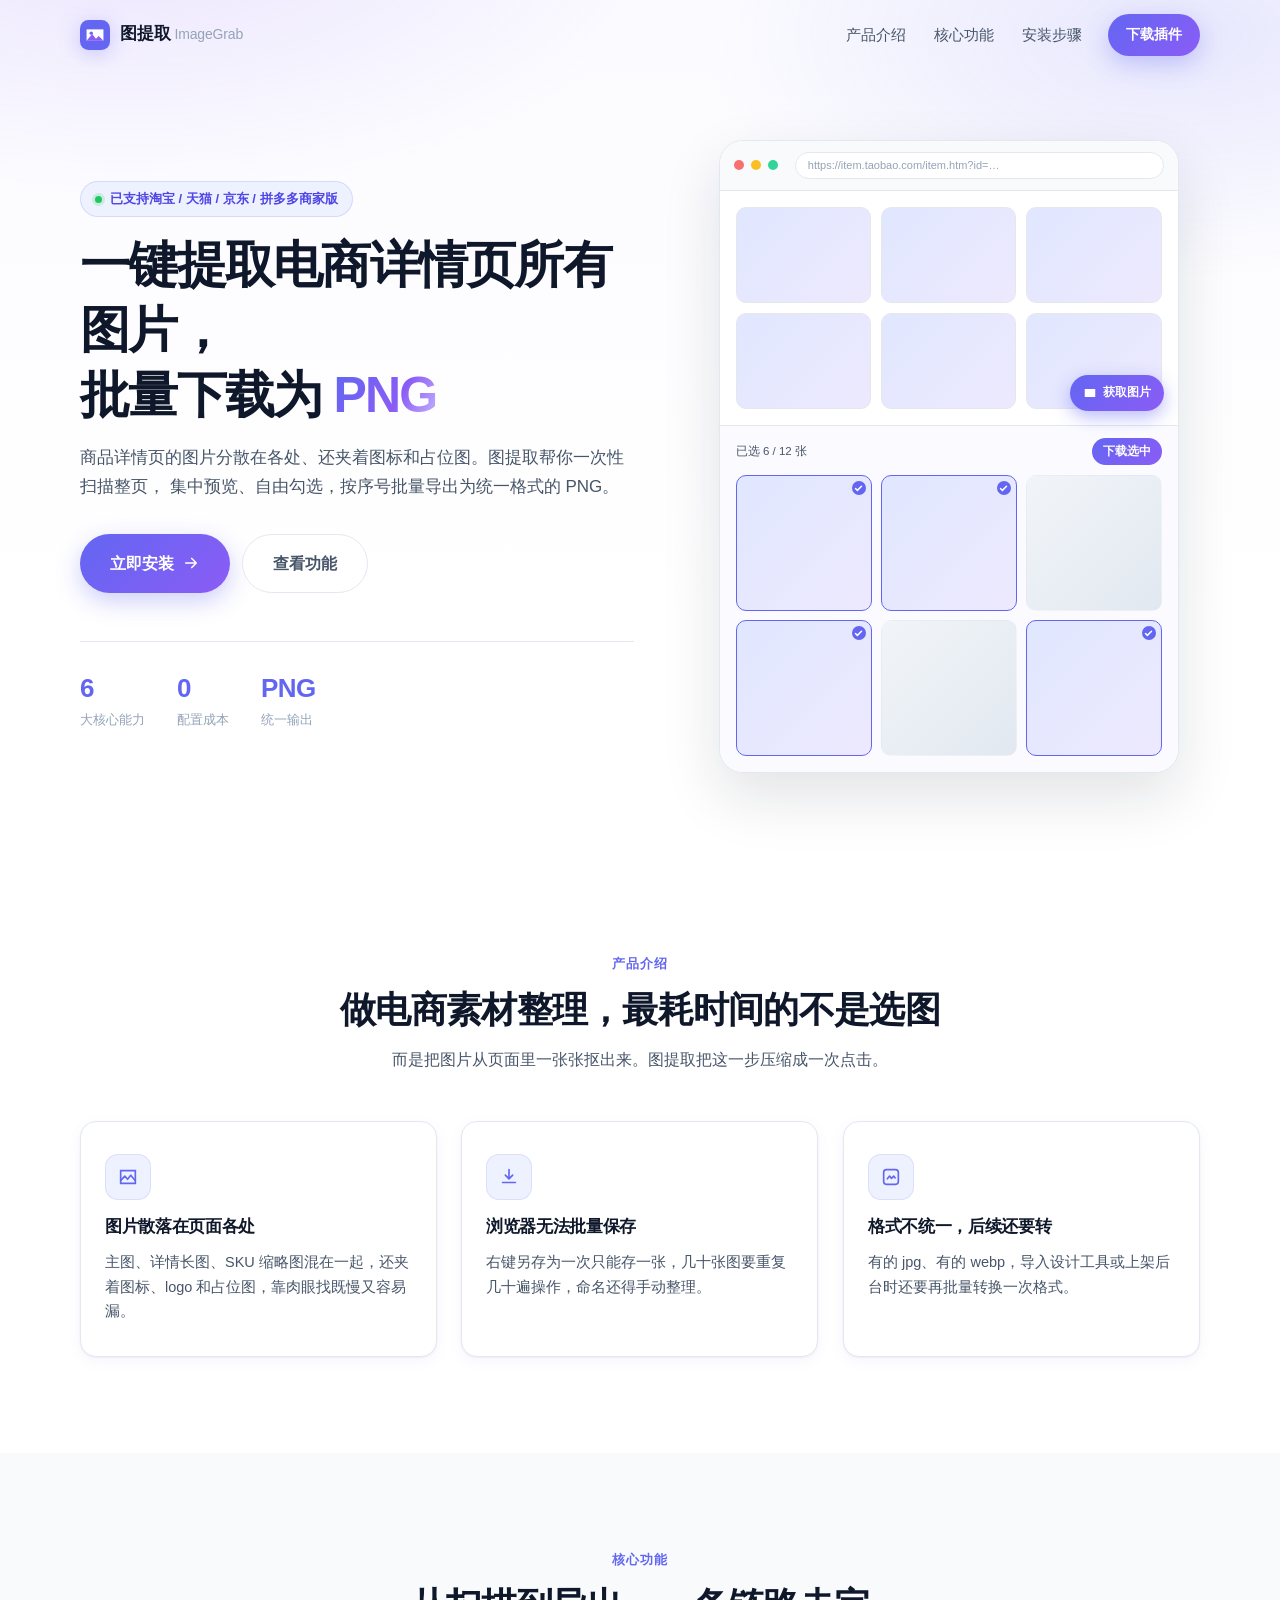
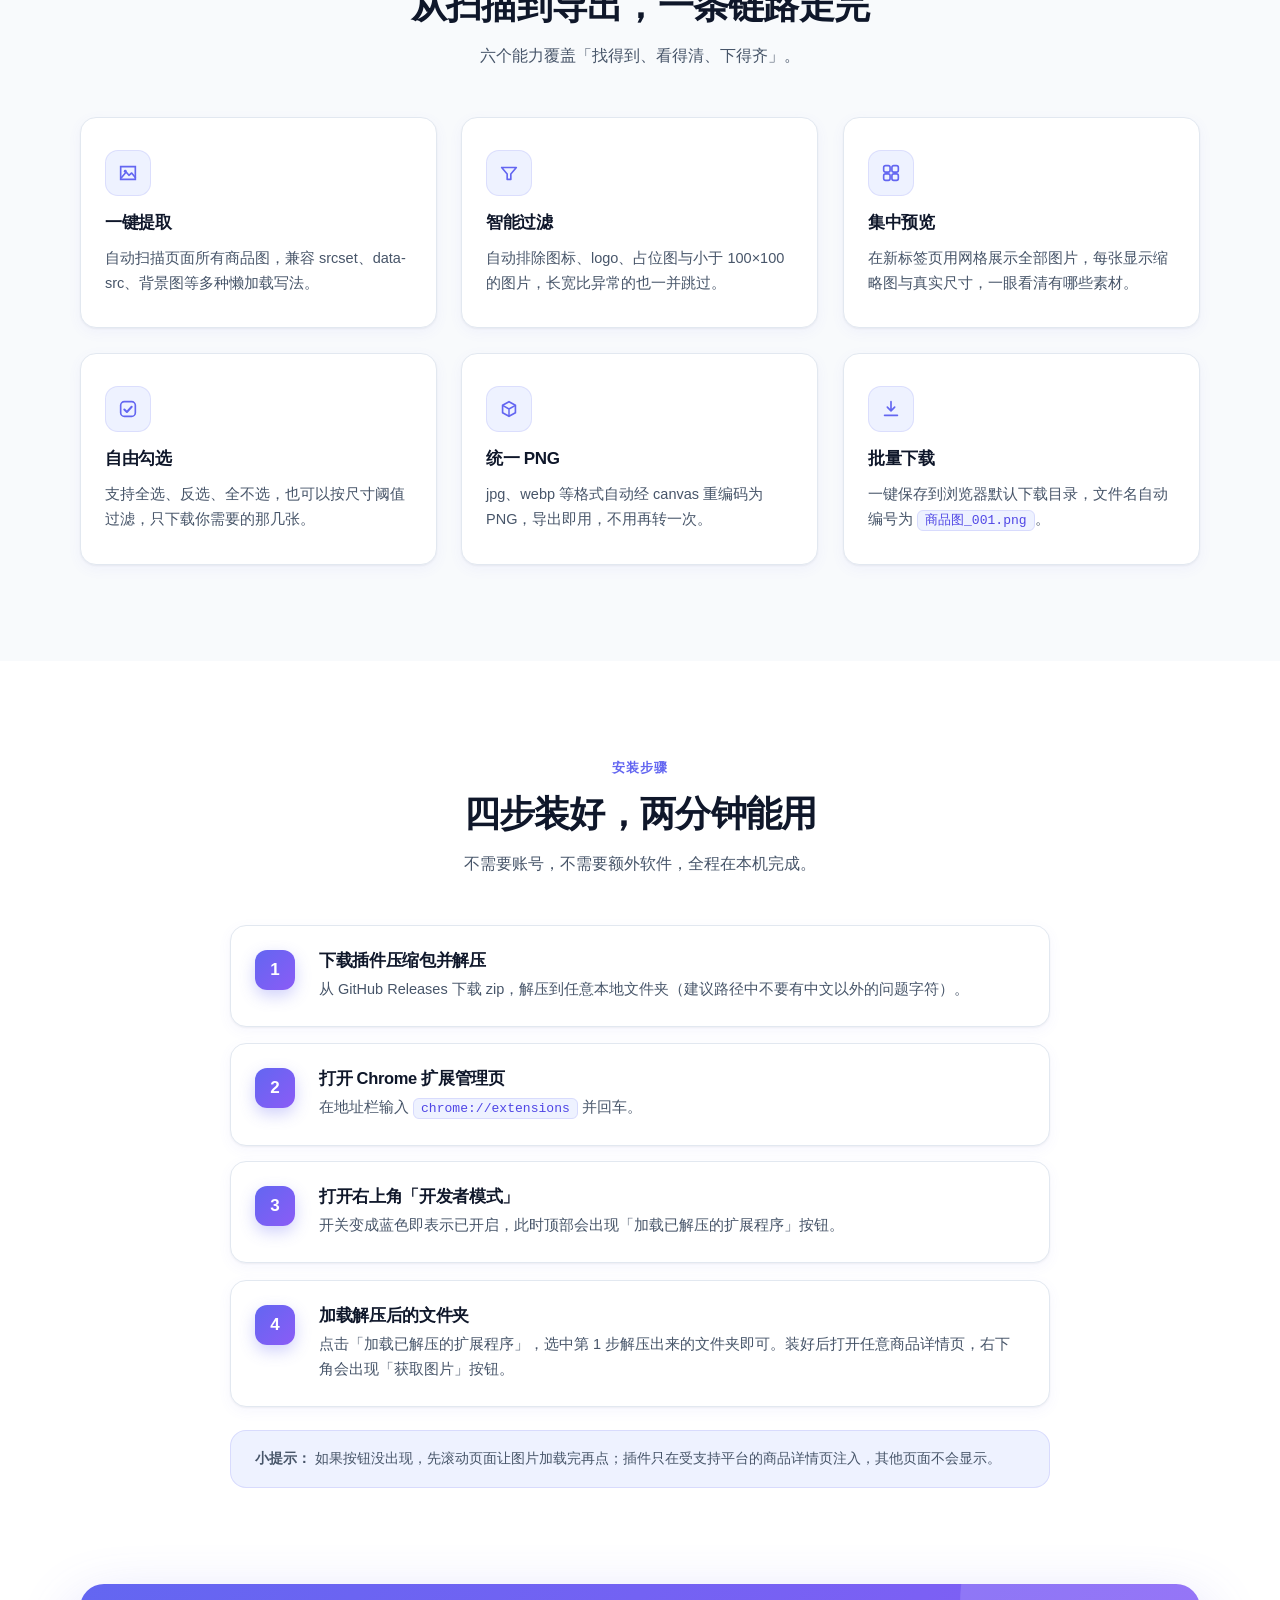
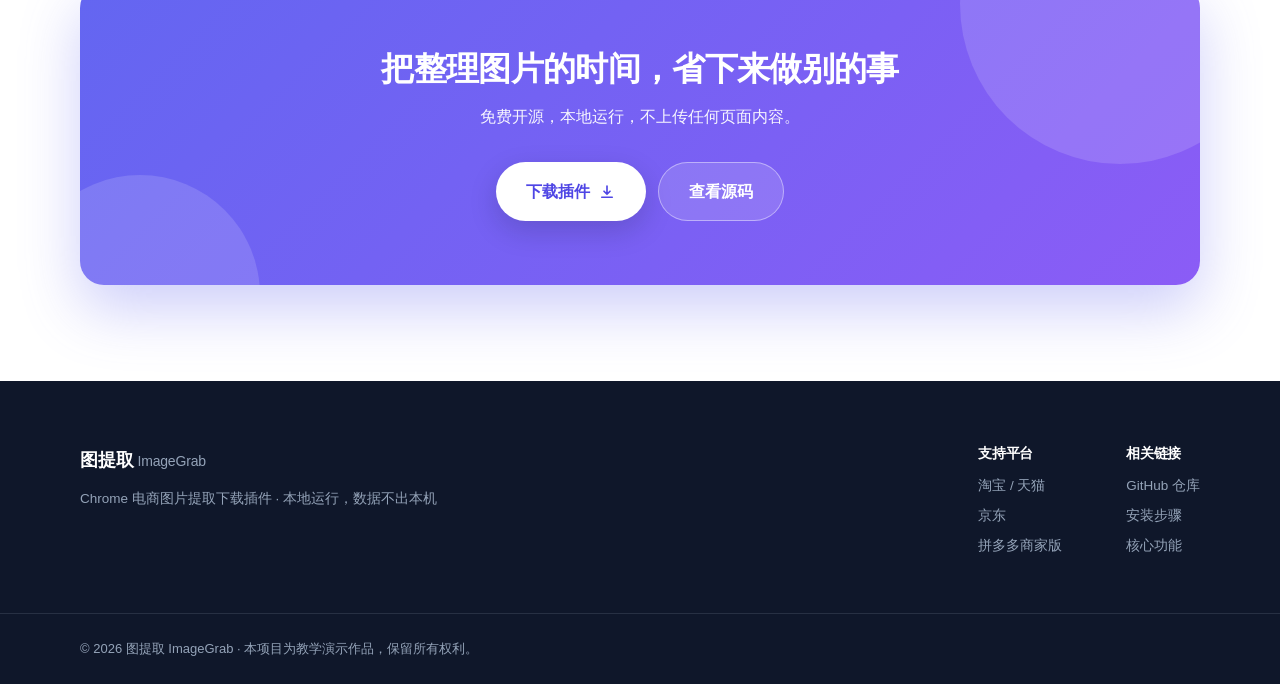
<file: docs/index.html>
<!DOCTYPE html>
<html lang="zh-CN">
<head>
  <meta charset="UTF-8">
  <meta name="viewport" content="width=device-width, initial-scale=1.0">
  <title>图提取 ImageGrab · 一键提取电商详情页所有图片</title>
  <meta name="description" content="图提取（ImageGrab）是一款 Chrome 浏览器扩展：在淘宝、京东、拼多多商家版商品详情页一键提取所有商品图，集中预览、自由勾选，批量下载为 PNG。">
  <meta name="theme-color" content="#6366f1">

  <!-- 站点图标：内联 SVG，避免外部资源 -->
  <link rel="icon" href="data:image/svg+xml,%3Csvg xmlns='http://www.w3.org/2000/svg' viewBox='0 0 32 32'%3E%3Crect width='32' height='32' rx='8' fill='%236366f1'/%3E%3Cpath d='M7 10h18v12H7z' fill='%23fff'/%3E%3Cpath d='M7 22l6-7 4 5 3-3 5 5z' fill='%238b5cf6'/%3E%3Ccircle cx='12' cy='14' r='1.8' fill='%236366f1'/%3E%3C/svg%3E">
  <link rel="stylesheet" href="css/style.css">
</head>
<body>

<!-- ============================================================
     顶部导航栏：左侧 Logo，右侧锚点导航，移动端折叠为汉堡菜单
     ============================================================ -->
<header class="navbar" id="navbar">
  <div class="container navbar-inner">
    <a class="logo" href="#top" aria-label="图提取 ImageGrab 首页">
      <!-- Logo 使用内联 SVG，不依赖任何外部图片 -->
      <span class="logo-mark" aria-hidden="true">
        <svg viewBox="0 0 32 32" width="30" height="30">
          <rect width="32" height="32" rx="9" fill="url(#lg)"/>
          <path d="M7 10h18v12H7z" fill="#fff"/>
          <path d="M7 22l6-7 4 5 3-3 5 5z" fill="#8b5cf6"/>
          <circle cx="12" cy="14" r="1.8" fill="#6366f1"/>
          <defs>
            <linearGradient id="lg" x1="0" y1="0" x2="32" y2="32">
              <stop offset="0" stop-color="#6366f1"/>
              <stop offset="1" stop-color="#8b5cf6"/>
            </linearGradient>
          </defs>
        </svg>
      </span>
      <span class="logo-text">图提取<em>ImageGrab</em></span>
    </a>

    <nav class="nav-links" id="nav-links" aria-label="主导航">
      <a href="#intro" class="nav-link">产品介绍</a>
      <a href="#features" class="nav-link">核心功能</a>
      <a href="#install" class="nav-link">安装步骤</a>
      <a href="#download" class="btn btn-primary btn-sm">下载插件</a>
    </nav>

    <button class="nav-toggle" id="nav-toggle" type="button"
            aria-label="打开菜单" aria-expanded="false" aria-controls="nav-links">
      <span></span><span></span><span></span>
    </button>
  </div>
</header>

<main id="top">

  <!-- ============================================================
       Hero 首屏：主标题 + 副标题 + 两个按钮 + 纯 CSS/SVG 界面示意
       ============================================================ -->
  <section class="hero">
    <div class="container hero-inner">
      <div class="hero-copy reveal">
        <p class="hero-badge">
          <span class="dot" aria-hidden="true"></span>
          已支持淘宝 / 天猫 / 京东 / 拼多多商家版
        </p>
        <h1 class="hero-title">
          一键提取电商详情页所有图片，<br>
          批量下载为 <span class="grad">PNG</span>
        </h1>
        <p class="hero-sub">
          商品详情页的图片分散在各处、还夹着图标和占位图。图提取帮你一次性扫描整页，
          集中预览、自由勾选，按序号批量导出为统一格式的 PNG。
        </p>
        <div class="hero-actions">
          <a href="#download" class="btn btn-primary btn-lg">
            立即安装
            <svg viewBox="0 0 24 24" width="18" height="18" aria-hidden="true">
              <path d="M5 12h13M13 6l6 6-6 6" fill="none" stroke="currentColor" stroke-width="2.2" stroke-linecap="round" stroke-linejoin="round"/>
            </svg>
          </a>
          <a href="#features" class="btn btn-ghost btn-lg">查看功能</a>
        </div>

        <ul class="hero-stats">
          <li><strong>6</strong><span>大核心能力</span></li>
          <li><strong>0</strong><span>配置成本</span></li>
          <li><strong>PNG</strong><span>统一输出</span></li>
        </ul>
      </div>

      <!-- 插件界面示意：全部用 HTML + CSS 绘制，不使用任何外部图片 -->
      <div class="hero-visual reveal">
        <div class="mock">
          <div class="mock-bar">
            <span class="mock-dot" style="--c:#f87171"></span>
            <span class="mock-dot" style="--c:#fbbf24"></span>
            <span class="mock-dot" style="--c:#34d399"></span>
            <span class="mock-url">https://item.taobao.com/item.htm?id=…</span>
          </div>

          <div class="mock-body">
            <!-- 页面里的商品图占位 -->
            <div class="mock-goods">
              <span class="mock-thumb"></span>
              <span class="mock-thumb"></span>
              <span class="mock-thumb"></span>
              <span class="mock-thumb"></span>
              <span class="mock-thumb"></span>
              <span class="mock-thumb"></span>
            </div>

            <!-- 右下角悬浮按钮示意 -->
            <div class="mock-float-btn">
              <svg viewBox="0 0 24 24" width="14" height="14" aria-hidden="true">
                <path d="M4 5h16a1 1 0 0 1 1 1v12a1 1 0 0 1-1 1H4a1 1 0 0 1-1-1V6a1 1 0 0 1 1-1Z" fill="currentColor"/>
              </svg>
              获取图片
            </div>
          </div>

          <!-- 画廊示意 -->
          <div class="mock-gallery">
            <div class="mock-gallery-head">
              <span>已选 6 / 12 张</span>
              <span class="mock-download">下载选中</span>
            </div>
            <div class="mock-grid">
              <span class="mock-cell is-on"></span>
              <span class="mock-cell is-on"></span>
              <span class="mock-cell"></span>
              <span class="mock-cell is-on"></span>
              <span class="mock-cell"></span>
              <span class="mock-cell is-on"></span>
            </div>
          </div>
        </div>
      </div>
    </div>
  </section>

  <!-- ============================================================
       产品介绍区
       ============================================================ -->
  <section class="section" id="intro">
    <div class="container">
      <header class="section-head reveal">
        <p class="section-eyebrow">产品介绍</p>
        <h2 class="section-title">做电商素材整理，最耗时间的不是选图</h2>
        <p class="section-lead">
          而是把图片从页面里一张张抠出来。图提取把这一步压缩成一次点击。
        </p>
      </header>

      <div class="cards-3">
        <article class="card reveal">
          <span class="card-icon" aria-hidden="true">
            <svg viewBox="0 0 24 24" width="22" height="22"><path d="M4 5h16v14H4z" fill="none" stroke="currentColor" stroke-width="1.8"/><path d="M4 16l4.5-5 3 3.5L15 10l5 6" fill="none" stroke="currentColor" stroke-width="1.8" stroke-linecap="round" stroke-linejoin="round"/></svg>
          </span>
          <h3>图片散落在页面各处</h3>
          <p>主图、详情长图、SKU 缩略图混在一起，还夹着图标、logo 和占位图，靠肉眼找既慢又容易漏。</p>
        </article>

        <article class="card reveal">
          <span class="card-icon" aria-hidden="true">
            <svg viewBox="0 0 24 24" width="22" height="22"><path d="M12 4v10m0 0l-4-4m4 4l4-4" fill="none" stroke="currentColor" stroke-width="1.8" stroke-linecap="round" stroke-linejoin="round"/><path d="M5 18h14" fill="none" stroke="currentColor" stroke-width="1.8" stroke-linecap="round"/></svg>
          </span>
          <h3>浏览器无法批量保存</h3>
          <p>右键另存为一次只能存一张，几十张图要重复几十遍操作，命名还得手动整理。</p>
        </article>

        <article class="card reveal">
          <span class="card-icon" aria-hidden="true">
            <svg viewBox="0 0 24 24" width="22" height="22"><rect x="4" y="4" width="16" height="16" rx="3" fill="none" stroke="currentColor" stroke-width="1.8"/><path d="M8 14l2.5-3 2 2.5L15 11l1.5 2" fill="none" stroke="currentColor" stroke-width="1.8" stroke-linecap="round" stroke-linejoin="round"/></svg>
          </span>
          <h3>格式不统一，后续还要转</h3>
          <p>有的 jpg、有的 webp，导入设计工具或上架后台时还要再批量转换一次格式。</p>
        </article>
      </div>
    </div>
  </section>

  <!-- ============================================================
       核心功能展示区（6 张卡片）
       ============================================================ -->
  <section class="section section-alt" id="features">
    <div class="container">
      <header class="section-head reveal">
        <p class="section-eyebrow">核心功能</p>
        <h2 class="section-title">从扫描到导出，一条链路走完</h2>
        <p class="section-lead">六个能力覆盖「找得到、看得清、下得齐」。</p>
      </header>

      <div class="cards-3 feature-grid">
        <article class="card feature reveal">
          <span class="card-icon" aria-hidden="true">
            <svg viewBox="0 0 24 24" width="22" height="22"><path d="M4 5h16v14H4z" fill="none" stroke="currentColor" stroke-width="1.8"/><circle cx="9" cy="10" r="1.6" fill="currentColor"/><path d="M5 17l5-6 3 3.5L16 12l4 5" fill="none" stroke="currentColor" stroke-width="1.8" stroke-linecap="round" stroke-linejoin="round"/></svg>
          </span>
          <h3>一键提取</h3>
          <p>自动扫描页面所有商品图，兼容 srcset、data-src、背景图等多种懒加载写法。</p>
        </article>

        <article class="card feature reveal">
          <span class="card-icon" aria-hidden="true">
            <svg viewBox="0 0 24 24" width="22" height="22"><path d="M4 6h16l-6 7v6l-4 0v-6z" fill="none" stroke="currentColor" stroke-width="1.8" stroke-linejoin="round"/></svg>
          </span>
          <h3>智能过滤</h3>
          <p>自动排除图标、logo、占位图与小于 100×100 的图片，长宽比异常的也一并跳过。</p>
        </article>

        <article class="card feature reveal">
          <span class="card-icon" aria-hidden="true">
            <svg viewBox="0 0 24 24" width="22" height="22"><rect x="4" y="4" width="7" height="7" rx="2" fill="none" stroke="currentColor" stroke-width="1.8"/><rect x="13" y="4" width="7" height="7" rx="2" fill="none" stroke="currentColor" stroke-width="1.8"/><rect x="4" y="13" width="7" height="7" rx="2" fill="none" stroke="currentColor" stroke-width="1.8"/><rect x="13" y="13" width="7" height="7" rx="2" fill="none" stroke="currentColor" stroke-width="1.8"/></svg>
          </span>
          <h3>集中预览</h3>
          <p>在新标签页用网格展示全部图片，每张显示缩略图与真实尺寸，一眼看清有哪些素材。</p>
        </article>

        <article class="card feature reveal">
          <span class="card-icon" aria-hidden="true">
            <svg viewBox="0 0 24 24" width="22" height="22"><rect x="4" y="4" width="16" height="16" rx="4" fill="none" stroke="currentColor" stroke-width="1.8"/><path d="M8 12.5l2.8 2.8L16 9.5" fill="none" stroke="currentColor" stroke-width="2.2" stroke-linecap="round" stroke-linejoin="round"/></svg>
          </span>
          <h3>自由勾选</h3>
          <p>支持全选、反选、全不选，也可以按尺寸阈值过滤，只下载你需要的那几张。</p>
        </article>

        <article class="card feature reveal">
          <span class="card-icon" aria-hidden="true">
            <svg viewBox="0 0 24 24" width="22" height="22"><path d="M12 4l7 4v8l-7 4-7-4V8z" fill="none" stroke="currentColor" stroke-width="1.8" stroke-linejoin="round"/><path d="M12 12l7-4M12 12v8M12 12L5 8" fill="none" stroke="currentColor" stroke-width="1.6"/></svg>
          </span>
          <h3>统一 PNG</h3>
          <p>jpg、webp 等格式自动经 canvas 重编码为 PNG，导出即用，不用再转一次。</p>
        </article>

        <article class="card feature reveal">
          <span class="card-icon" aria-hidden="true">
            <svg viewBox="0 0 24 24" width="22" height="22"><path d="M12 4v10m0 0l-4-4m4 4l4-4" fill="none" stroke="currentColor" stroke-width="1.8" stroke-linecap="round" stroke-linejoin="round"/><path d="M5 19h14" fill="none" stroke="currentColor" stroke-width="1.8" stroke-linecap="round"/></svg>
          </span>
          <h3>批量下载</h3>
          <p>一键保存到浏览器默认下载目录，文件名自动编号为 <code>商品图_001.png</code>。</p>
        </article>
      </div>
    </div>
  </section>

  <!-- ============================================================
       安装步骤说明区（4 步时间线）
       ============================================================ -->
  <section class="section" id="install">
    <div class="container">
      <header class="section-head reveal">
        <p class="section-eyebrow">安装步骤</p>
        <h2 class="section-title">四步装好，两分钟能用</h2>
        <p class="section-lead">不需要账号，不需要额外软件，全程在本机完成。</p>
      </header>

      <ol class="steps">
        <li class="step reveal">
          <span class="step-no">1</span>
          <div class="step-body">
            <h3>下载插件压缩包并解压</h3>
            <p>从 GitHub Releases 下载 zip，解压到任意本地文件夹（建议路径中不要有中文以外的问题字符）。</p>
          </div>
        </li>

        <li class="step reveal">
          <span class="step-no">2</span>
          <div class="step-body">
            <h3>打开 Chrome 扩展管理页</h3>
            <p>在地址栏输入 <code>chrome://extensions</code> 并回车。</p>
          </div>
        </li>

        <li class="step reveal">
          <span class="step-no">3</span>
          <div class="step-body">
            <h3>打开右上角「开发者模式」</h3>
            <p>开关变成蓝色即表示已开启，此时顶部会出现「加载已解压的扩展程序」按钮。</p>
          </div>
        </li>

        <li class="step reveal">
          <span class="step-no">4</span>
          <div class="step-body">
            <h3>加载解压后的文件夹</h3>
            <p>点击「加载已解压的扩展程序」，选中第 1 步解压出来的文件夹即可。装好后打开任意商品详情页，右下角会出现「获取图片」按钮。</p>
          </div>
        </li>
      </ol>

      <div class="steps-note reveal">
        <strong>小提示：</strong>
        如果按钮没出现，先滚动页面让图片加载完再点；插件只在受支持平台的商品详情页注入，其他页面不会显示。
      </div>
    </div>
  </section>

  <!-- ============================================================
       底部 CTA
       ============================================================ -->
  <section class="cta-section" id="download">
    <div class="container">
      <div class="cta-card reveal">
        <h2>把整理图片的时间，省下来做别的事</h2>
        <p>免费开源，本地运行，不上传任何页面内容。</p>
        <div class="cta-actions">
          <a class="btn btn-primary btn-lg" id="download-btn"
             href="https://github.com/GUO-xiaoyang/imagegrab" target="_blank" rel="noopener">
            下载插件
            <svg viewBox="0 0 24 24" width="18" height="18" aria-hidden="true">
              <path d="M12 4v11m0 0l-4-4m4 4l4-4M5 19h14" fill="none" stroke="currentColor" stroke-width="2.2" stroke-linecap="round" stroke-linejoin="round"/>
            </svg>
          </a>
          <a class="btn btn-ghost btn-lg" id="repo-btn"
             href="https://github.com/GUO-xiaoyang/imagegrab" target="_blank" rel="noopener">
            查看源码
          </a>
        </div>
      </div>
    </div>
  </section>

</main>

<!-- ============================================================
     Footer
     ============================================================ -->
<footer class="footer">
  <div class="container footer-inner">
    <div class="footer-brand">
      <span class="logo-text">图提取<em>ImageGrab</em></span>
      <p>Chrome 电商图片提取下载插件 · 本地运行，数据不出本机</p>
    </div>

    <div class="footer-cols">
      <div>
        <h4>支持平台</h4>
        <ul>
          <li>淘宝 / 天猫</li>
          <li>京东</li>
          <li>拼多多商家版</li>
        </ul>
      </div>
      <div>
        <h4>相关链接</h4>
        <ul>
          <li><a id="footer-repo" href="https://github.com/GUO-xiaoyang/imagegrab" target="_blank" rel="noopener">GitHub 仓库</a></li>
          <li><a href="#install">安装步骤</a></li>
          <li><a href="#features">核心功能</a></li>
        </ul>
      </div>
    </div>
  </div>

  <div class="footer-bottom">
    <div class="container">
      <p>© <span id="year">2026</span> 图提取 ImageGrab · 本项目为教学演示作品，保留所有权利。</p>
    </div>
  </div>
</footer>

<script src="js/main.js"></script>
</body>
</html>
</file>
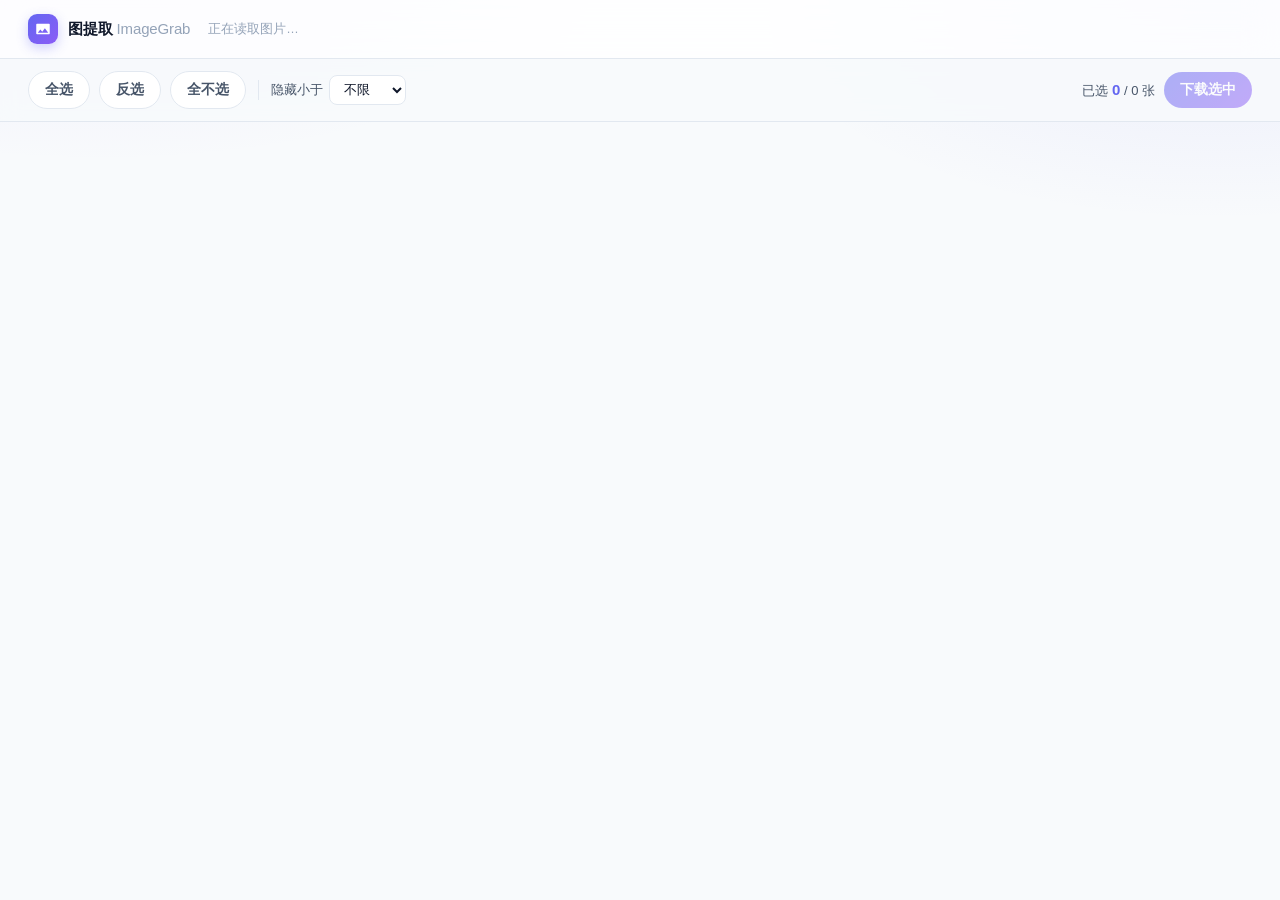
<file: gallery.html>
<!DOCTYPE html>
<html lang="zh-CN">
<head>
  <meta charset="UTF-8">
  <meta name="viewport" content="width=device-width, initial-scale=1.0">
  <title>图提取 · 图片画廊</title>
  <link rel="stylesheet" href="gallery.css">
</head>
<body>
  <!-- ============ 顶部栏 ============ -->
  <header class="app-header">
    <div class="brand">
      <span class="brand-mark" aria-hidden="true">
        <svg viewBox="0 0 24 24" width="18" height="18">
          <path d="M4 5h16a1 1 0 0 1 1 1v12a1 1 0 0 1-1 1H4a1 1 0 0 1-1-1V6a1 1 0 0 1 1-1Zm1 12h14l-4.5-6-3.5 4.5-2.5-3L5 17Z" fill="currentColor"/>
          <circle cx="8.5" cy="9" r="1.6" fill="currentColor"/>
        </svg>
      </span>
      <span class="brand-text">图提取 <em>ImageGrab</em></span>
    </div>
    <p class="page-info" id="page-info">正在读取图片…</p>
  </header>

  <!-- ============ 工具栏 ============ -->
  <section class="toolbar" id="toolbar" hidden>
    <div class="toolbar-left">
      <button type="button" class="btn btn-ghost" id="btn-all">全选</button>
      <button type="button" class="btn btn-ghost" id="btn-invert">反选</button>
      <button type="button" class="btn btn-ghost" id="btn-none">全不选</button>
      <span class="divider" aria-hidden="true"></span>
      <label class="min-size">
        隐藏小于
        <select id="min-size">
          <option value="0">不限</option>
          <option value="200">200px</option>
          <option value="400">400px</option>
          <option value="600">600px</option>
          <option value="800">800px</option>
        </select>
      </label>
    </div>
    <div class="toolbar-right">
      <span class="count" id="count">已选 <strong>0</strong> / 0 张</span>
      <button type="button" class="btn btn-primary" id="btn-download" disabled>
        下载选中
      </button>
    </div>
  </section>

  <!-- ============ 下载进度 ============ -->
  <section class="progress" id="progress" hidden>
    <div class="progress-bar"><span id="progress-fill"></span></div>
    <p class="progress-text" id="progress-text">准备中…</p>
  </section>

  <!-- ============ 空状态 ============ -->
  <section class="empty" id="empty" hidden>
    <div class="empty-icon" aria-hidden="true">
      <svg viewBox="0 0 24 24" width="48" height="48">
        <path d="M4 5h16a1 1 0 0 1 1 1v12a1 1 0 0 1-1 1H4a1 1 0 0 1-1-1V6a1 1 0 0 1 1-1Zm1 12h14l-4.5-6-3.5 4.5-2.5-3L5 17Z" fill="currentColor"/>
        <circle cx="8.5" cy="9" r="1.6" fill="currentColor"/>
      </svg>
    </div>
    <h2>还没有提取到图片</h2>
    <p>请回到电商商品详情页，点击右下角的「获取图片」按钮。</p>
  </section>

  <!-- ============ 图片网格 ============ -->
  <main class="grid" id="grid" aria-live="polite"></main>

  <!-- ============ 轻提示 ============ -->
  <div class="toast" id="toast" role="status"></div>

  <script src="gallery.js"></script>
</body>
</html>
</file>
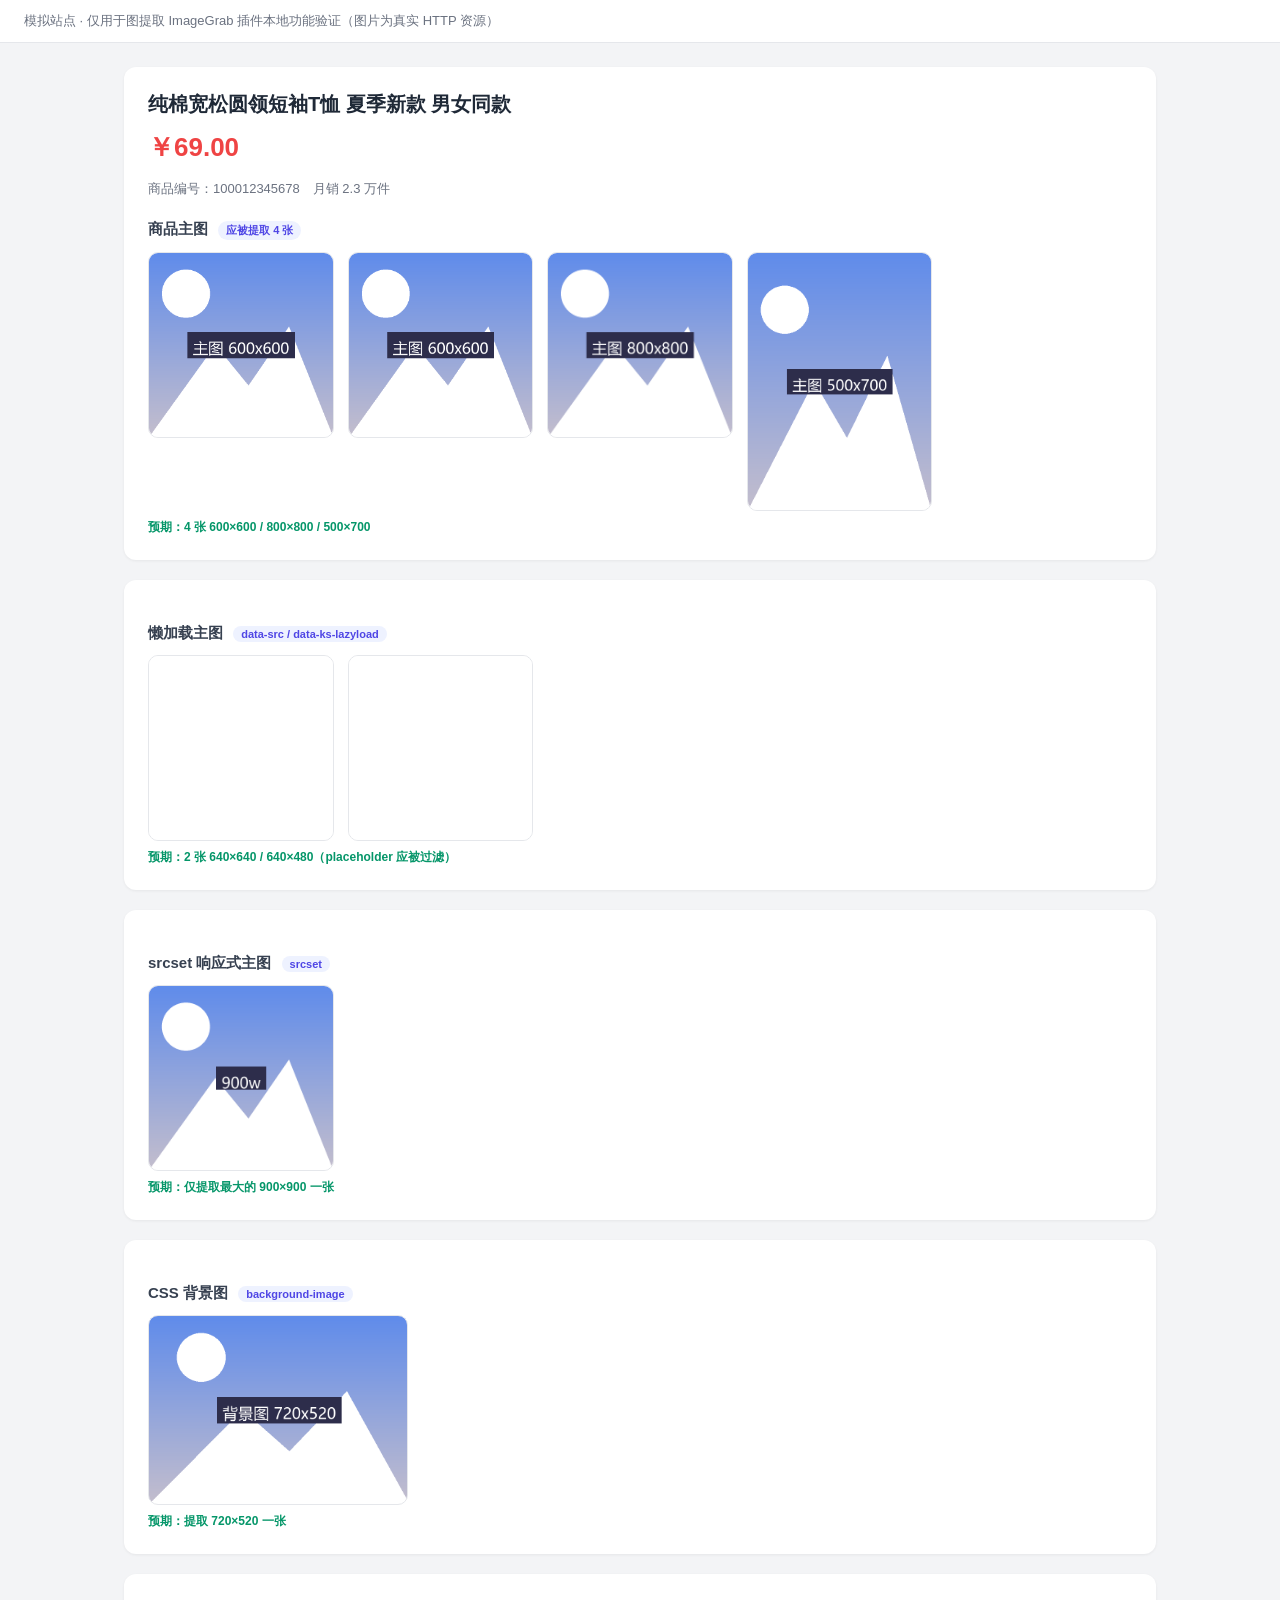
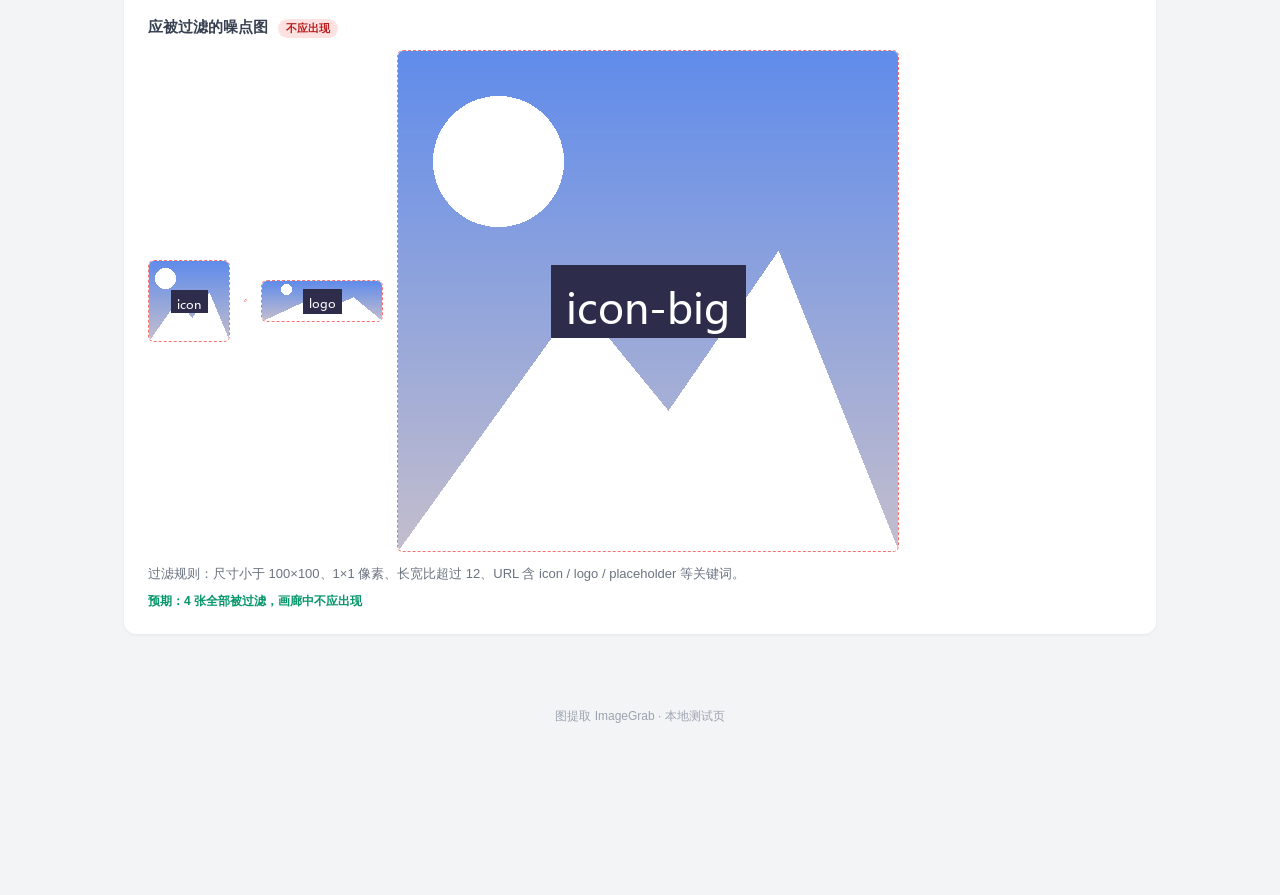
<file: tests/mock-detail.html>
<!DOCTYPE html>
<html lang="zh-CN">
<head>
  <meta charset="UTF-8">
  <meta name="viewport" content="width=device-width, initial-scale=1.0">
  <title>【测试页】图提取插件本地验证 - 模拟商品详情页</title>
  <style>
    * { box-sizing: border-box; margin: 0; padding: 0; }
    body {
      font-family: -apple-system, "PingFang SC", "Microsoft YaHei", sans-serif;
      color: #1f2937;
      background: #f3f4f6;
      padding-bottom: 140px;
    }
    .top-bar { background: #fff; border-bottom: 1px solid #e5e7eb; padding: 12px 24px; font-size: 13px; color: #6b7280; }
    .wrap { max-width: 1080px; margin: 0 auto; padding: 24px; }
    .card { background: #fff; border-radius: 12px; padding: 24px; margin-bottom: 20px; box-shadow: 0 1px 3px rgba(0,0,0,.06); }
    h1 { font-size: 20px; margin-bottom: 8px; }
    h2 { font-size: 15px; margin: 20px 0 12px; color: #374151; }
    .price { color: #ef4444; font-size: 26px; font-weight: 700; margin: 12px 0; }
    .gallery { display: grid; grid-template-columns: repeat(auto-fill, minmax(170px, 1fr)); gap: 14px; }
    .gallery img { width: 100%; border-radius: 10px; border: 1px solid #e5e7eb; display: block; }
    .noise { display: flex; align-items: center; gap: 14px; flex-wrap: wrap; }
    .noise img { border: 1px dashed #f87171; border-radius: 6px; }
    .bg-box { width: 260px; height: 190px; border-radius: 10px; border: 1px solid #e5e7eb; background-size: cover; }
    .note { font-size: 13px; color: #6b7280; margin-top: 10px; line-height: 1.8; }
    .tag { display: inline-block; font-size: 11px; padding: 2px 8px; border-radius: 999px; background: #eef2ff; color: #4f46e5; margin-left: 6px; }
    .expect { font-size: 12px; color: #059669; margin-top: 8px; font-weight: 600; }
    footer { text-align: center; color: #9ca3af; font-size: 12px; padding: 30px; }
  </style>
</head>
<body>

<div class="top-bar">模拟站点 · 仅用于图提取 ImageGrab 插件本地功能验证（图片为真实 HTTP 资源）</div>

<div class="wrap">

  <div class="card">
    <h1>纯棉宽松圆领短袖T恤 夏季新款 男女同款</h1>
    <p class="price">￥69.00</p>
    <p class="note">商品编号：100012345678　月销 2.3 万件</p>

    <h2>商品主图 <span class="tag">应被提取 4 张</span></h2>
    <div class="gallery">
      <img src="assets/main-01.png" alt="主图1">
      <img src="assets/main-02.png" alt="主图2">
      <img src="assets/main-03.png" alt="主图3">
      <img src="assets/main-04.png" alt="主图4">
    </div>
    <p class="expect">预期：4 张 600×600 / 800×800 / 500×700</p>
  </div>

  <div class="card">
    <h2>懒加载主图 <span class="tag">data-src / data-ks-lazyload</span></h2>
    <div class="gallery">
      <!-- src 是 1×1 占位图，真实地址在 data-* 属性 -->
      <img src="assets/pixel-1x1.png" data-src="assets/lazy-01.png" alt="懒加载1">
      <img src="assets/pixel-1x1.png" data-ks-lazyload="assets/lazy-02.png" alt="懒加载2">
    </div>
    <p class="expect">预期：2 张 640×640 / 640×480（placeholder 应被过滤）</p>
  </div>

  <div class="card">
    <h2>srcset 响应式主图 <span class="tag">srcset</span></h2>
    <div class="gallery">
      <img src="assets/responsive-300.png"
           srcset="assets/responsive-300.png 300w, assets/responsive-600.png 600w, assets/responsive-900.png 900w"
           alt="响应式主图">
    </div>
    <p class="expect">预期：仅提取最大的 900×900 一张</p>
  </div>

  <div class="card">
    <h2>CSS 背景图 <span class="tag">background-image</span></h2>
    <div class="bg-box" id="bg1"></div>
    <p class="expect">预期：提取 720×520 一张</p>
  </div>

  <div class="card">
    <h2>应被过滤的噪点图 <span class="tag" style="background:#fee2e2;color:#b91c1c">不应出现</span></h2>
    <div class="noise">
      <img src="assets/icon-80.png" alt="80×80 图标">
      <img src="assets/pixel-1x1.png" alt="1×1 像素">
      <img src="assets/site-logo.png" alt="logo 120×40">
      <img src="assets/icon-big.png" alt="icon-big 500×500（URL 含 icon）">
    </div>
    <p class="note">
      过滤规则：尺寸小于 100×100、1×1 像素、长宽比超过 12、URL 含 icon / logo / placeholder 等关键词。
    </p>
    <p class="expect">预期：4 张全部被过滤，画廊中不应出现</p>
  </div>

</div>

<footer>图提取 ImageGrab · 本地测试页</footer>

<script>
  // 通过 CSS 设置背景图（模拟电商页面用样式控制的图片）
  document.getElementById('bg1').style.backgroundImage = 'url("assets/bg-01.png")';
</script>
</body>
</html>
</file>
<file: docs/css/style.css>
/* ============================================================================
   图提取 ImageGrab · 官网样式
   设计思路：
     - 所有颜色 / 间距 / 圆角统一用 CSS 变量，改主色只需改 --primary
     - 移动优先，断点 768px（手机）/ 1024px（桌面）
     - 不使用任何外部图片与 CDN，图形全部用 CSS 或内联 SVG
   ========================================================================== */

/* ---------------------------------------------------------------------------
   1. 设计变量
   --------------------------------------------------------------------------- */
:root {
  /* 主色（改这里即可全站换肤） */
  --primary: #6366f1;
  --primary-dark: #4f46e5;
  --primary-soft: #eef2ff;
  --accent: #8b5cf6;

  /* 中性色 */
  --ink: #0f172a;
  --ink-2: #475569;
  --ink-3: #94a3b8;
  --line: #e2e8f0;
  --bg: #ffffff;
  --bg-alt: #f8fafc;

  /* 圆角 */
  --radius-sm: 10px;
  --radius: 16px;
  --radius-lg: 24px;
  --radius-pill: 999px;

  /* 间距 */
  --space-1: 4px;
  --space-2: 8px;
  --space-3: 12px;
  --space-4: 16px;
  --space-5: 24px;
  --space-6: 32px;
  --space-7: 48px;
  --space-8: 64px;
  --space-9: 96px;

  /* 阴影 */
  --shadow-sm: 0 1px 2px rgba(15, 23, 42, 0.05), 0 4px 14px rgba(99, 102, 241, 0.06);
  --shadow-md: 0 10px 34px rgba(15, 23, 42, 0.09);
  --shadow-lg: 0 24px 60px rgba(15, 23, 42, 0.12);
  --shadow-primary: 0 8px 24px rgba(99, 102, 241, 0.32);

  /* 动效 */
  --t-fast: 0.2s ease;
  --t: 0.28s ease;

  /* 字体 */
  --font: -apple-system, BlinkMacSystemFont, "PingFang SC", "Microsoft YaHei",
    "Hiragino Sans GB", "Segoe UI", Roboto, sans-serif;
  --font-mono: "SFMono-Regular", Consolas, "Liberation Mono", Menlo, monospace;
}

/* ---------------------------------------------------------------------------
   2. 基础重置
   --------------------------------------------------------------------------- */
*,
*::before,
*::after {
  box-sizing: border-box;
  margin: 0;
  padding: 0;
}

html {
  scroll-behavior: smooth;
  /* 锚点跳转时为吸顶导航留出空间 */
  scroll-padding-top: 84px;
  -webkit-text-size-adjust: 100%;
}

body {
  font-family: var(--font);
  color: var(--ink);
  background: var(--bg);
  line-height: 1.7;
  overflow-x: hidden;
  -webkit-font-smoothing: antialiased;
  -moz-osx-font-smoothing: grayscale;
}

img,
svg {
  max-width: 100%;
  display: block;
}

a {
  color: inherit;
  text-decoration: none;
}

ul,
ol {
  list-style: none;
}

h1, h2, h3, h4 {
  line-height: 1.3;
  letter-spacing: -0.02em;
}

code {
  font-family: var(--font-mono);
  font-size: 0.9em;
  padding: 2px 7px;
  border-radius: 6px;
  color: var(--primary-dark);
  background: var(--primary-soft);
  border: 1px solid rgba(99, 102, 241, 0.16);
  white-space: nowrap;
}

/* 布局容器 */
.container {
  width: 100%;
  max-width: 1160px;
  margin: 0 auto;
  padding: 0 20px;
}

/* ---------------------------------------------------------------------------
   3. 按钮
   --------------------------------------------------------------------------- */
.btn {
  display: inline-flex;
  align-items: center;
  justify-content: center;
  gap: 8px;
  border: 0;
  cursor: pointer;
  font-family: inherit;
  font-size: 15px;
  font-weight: 600;
  padding: 12px 22px;
  border-radius: var(--radius-pill);
  transition: transform var(--t-fast), box-shadow var(--t-fast),
    background-color var(--t-fast), color var(--t-fast), border-color var(--t-fast);
  white-space: nowrap;
}

.btn-sm {
  padding: 9px 18px;
  font-size: 14px;
}

.btn-lg {
  padding: 15px 30px;
  font-size: 16px;
}

.btn-primary {
  color: #fff;
  background: linear-gradient(135deg, var(--primary) 0%, var(--accent) 100%);
  box-shadow: var(--shadow-primary);
}

.btn-primary:hover {
  transform: translateY(-2px);
  box-shadow: 0 12px 30px rgba(99, 102, 241, 0.42);
}

.btn-ghost {
  color: var(--ink-2);
  background: #fff;
  border: 1px solid var(--line);
}

.btn-ghost:hover {
  color: var(--primary);
  border-color: rgba(99, 102, 241, 0.45);
  transform: translateY(-2px);
}

.btn:focus-visible {
  outline: 3px solid rgba(99, 102, 241, 0.4);
  outline-offset: 2px;
}

/* ---------------------------------------------------------------------------
   4. 导航栏（吸顶 + 毛玻璃）
   --------------------------------------------------------------------------- */
.navbar {
  position: fixed;
  inset: 0 0 auto 0;
  z-index: 100;
  padding: 14px 0;
  background: transparent;
  transition: background-color var(--t), box-shadow var(--t), padding var(--t);
}

/* 滚动后加毛玻璃与阴影 */
.navbar.is-stuck {
  padding: 10px 0;
  background: rgba(255, 255, 255, 0.82);
  -webkit-backdrop-filter: saturate(180%) blur(16px);
  backdrop-filter: saturate(180%) blur(16px);
  box-shadow: 0 1px 0 rgba(226, 232, 240, 0.9), 0 6px 24px rgba(15, 23, 42, 0.06);
}

.navbar-inner {
  display: flex;
  align-items: center;
  justify-content: space-between;
  gap: var(--space-5);
}

.logo {
  display: inline-flex;
  align-items: center;
  gap: 10px;
  flex: 0 0 auto;
}

.logo-mark {
  display: grid;
  place-items: center;
  filter: drop-shadow(0 4px 10px rgba(99, 102, 241, 0.3));
}

.logo-text {
  font-size: 17px;
  font-weight: 700;
  letter-spacing: -0.01em;
}

.logo-text em {
  font-style: normal;
  font-weight: 500;
  color: var(--ink-3);
  margin-left: 4px;
  font-size: 14px;
}

.nav-links {
  display: flex;
  align-items: center;
  gap: var(--space-5);
}

.nav-link {
  position: relative;
  font-size: 15px;
  font-weight: 500;
  color: var(--ink-2);
  padding: 6px 2px;
  transition: color var(--t-fast);
}

.nav-link::after {
  content: "";
  position: absolute;
  left: 0;
  right: 0;
  bottom: 0;
  height: 2px;
  border-radius: 2px;
  background: linear-gradient(90deg, var(--primary), var(--accent));
  transform: scaleX(0);
  transform-origin: left;
  transition: transform var(--t-fast);
}

.nav-link:hover {
  color: var(--primary);
}

.nav-link:hover::after,
.nav-link.is-active::after {
  transform: scaleX(1);
}

.nav-link.is-active {
  color: var(--primary);
  font-weight: 600;
}

/* 汉堡按钮（移动端） */
.nav-toggle {
  display: none;
  width: 42px;
  height: 42px;
  border: 1px solid var(--line);
  border-radius: var(--radius-sm);
  background: #fff;
  cursor: pointer;
  padding: 10px 9px;
  flex-direction: column;
  justify-content: space-between;
}

.nav-toggle span {
  display: block;
  height: 2px;
  border-radius: 2px;
  background: var(--ink-2);
  transition: transform var(--t-fast), opacity var(--t-fast);
}

.nav-toggle[aria-expanded="true"] span:nth-child(1) {
  transform: translateY(9px) rotate(45deg);
}
.nav-toggle[aria-expanded="true"] span:nth-child(2) {
  opacity: 0;
}
.nav-toggle[aria-expanded="true"] span:nth-child(3) {
  transform: translateY(-9px) rotate(-45deg);
}

/* ---------------------------------------------------------------------------
   5. Hero
   --------------------------------------------------------------------------- */
.hero {
  position: relative;
  padding: 140px 0 84px;
  overflow: hidden;
  background:
    radial-gradient(900px 460px at 10% -10%, rgba(139, 92, 246, 0.14), transparent 62%),
    radial-gradient(820px 420px at 92% 4%, rgba(99, 102, 241, 0.13), transparent 58%),
    linear-gradient(180deg, #fbfbff 0%, #ffffff 72%);
}

.hero-inner {
  display: grid;
  grid-template-columns: 1.05fr 0.95fr;
  gap: var(--space-8);
  /* 防止两列互相拉伸高度（否则右侧示意图会被撑高、内容错位） */
  align-items: start;
}

/* 左列内容在栅格中垂直居中，视觉更平衡 */
.hero-copy {
  align-self: center;
}

.hero-badge {
  display: inline-flex;
  align-items: center;
  gap: 8px;
  font-size: 13px;
  font-weight: 600;
  color: var(--primary-dark);
  background: var(--primary-soft);
  border: 1px solid rgba(99, 102, 241, 0.18);
  padding: 6px 14px;
  border-radius: var(--radius-pill);
  margin-bottom: var(--space-4);
}

.hero-badge .dot {
  width: 7px;
  height: 7px;
  border-radius: 50%;
  background: #22c55e;
  box-shadow: 0 0 0 3px rgba(34, 197, 94, 0.18);
}

.hero-title {
  font-size: clamp(28px, 4.4vw, 50px);
  font-weight: 800;
  letter-spacing: -0.035em;
}

.grad {
  background: linear-gradient(120deg, var(--primary) 6%, var(--accent) 62%, #c4b5fd 98%);
  -webkit-background-clip: text;
  background-clip: text;
  color: transparent;
}

.hero-sub {
  margin-top: var(--space-4);
  font-size: clamp(14.5px, 1.6vw, 17px);
  color: var(--ink-2);
  max-width: 34em;
}

.hero-actions {
  display: flex;
  flex-wrap: wrap;
  gap: var(--space-3);
  margin-top: var(--space-6);
}

.hero-stats {
  display: flex;
  gap: var(--space-6);
  margin-top: var(--space-7);
  padding-top: var(--space-5);
  border-top: 1px solid var(--line);
}

.hero-stats li {
  display: flex;
  flex-direction: column;
}

.hero-stats strong {
  font-size: clamp(20px, 2.4vw, 26px);
  font-weight: 800;
  color: var(--primary);
  letter-spacing: -0.02em;
}

.hero-stats span {
  font-size: 12.5px;
  color: var(--ink-3);
}

/* --- Hero 右侧：纯 CSS 绘制的插件界面示意 --- */
.hero-visual {
  display: flex;
  justify-content: center;
  align-items: center;
  /* 与左列文字块垂直居中；min-height:0 防止 flex 子项被父级高度拉伸 */
  align-self: center;
  min-height: 0;
}

.mock {
  width: 100%;
  max-width: 460px;
  /* 高度完全由内容决定，禁止被父级拉伸 */
  height: auto;
  min-height: 0;
  align-self: flex-start;
  flex: 0 0 auto;
  border-radius: var(--radius-lg);
  background: #fff;
  border: 1px solid var(--line);
  box-shadow: var(--shadow-lg);
  overflow: hidden;
}

.mock-bar {
  display: flex;
  align-items: center;
  gap: 7px;
  padding: 11px 14px;
  background: #f8fafc;
  border-bottom: 1px solid var(--line);
}

.mock-dot {
  width: 10px;
  height: 10px;
  border-radius: 50%;
  background: var(--c, #cbd5e1);
}

.mock-url {
  margin-left: 10px;
  flex: 1;
  font-size: 11px;
  color: var(--ink-3);
  background: #fff;
  border: 1px solid var(--line);
  border-radius: var(--radius-pill);
  padding: 3px 12px;
  overflow: hidden;
  text-overflow: ellipsis;
  white-space: nowrap;
}

.mock-body {
  position: relative;
  padding: 16px;
  display: grid;
  grid-template-columns: repeat(3, 1fr);
  grid-auto-rows: auto;
  align-content: start;
  gap: 10px;
  background: #fff;
}

/* 商品图占位：3 列网格（此前缺少列定义导致 6 张图纵向堆叠、把卡片撑得过高） */
.mock-goods {
  grid-column: 1 / -1;
  display: grid;
  grid-template-columns: repeat(3, 1fr);
  grid-auto-rows: auto;
  gap: 10px;
}

.mock-thumb {
  display: block;
  /* 固定高度，避免在 grid 中与 aspect-ratio 产生高度反馈 */
  height: 96px;
  border-radius: var(--radius-sm);
  background: linear-gradient(135deg, #e0e7ff 0%, #ede9fe 100%);
  border: 1px solid #e5e7eb;
}

.mock-float-btn {
  position: absolute;
  right: 14px;
  bottom: 14px;
  display: inline-flex;
  align-items: center;
  gap: 6px;
  font-size: 11.5px;
  font-weight: 700;
  color: #fff;
  padding: 8px 13px;
  border-radius: var(--radius-pill);
  background: linear-gradient(135deg, var(--primary), var(--accent));
  box-shadow: 0 6px 18px rgba(99, 102, 241, 0.45);
}

.mock-gallery {
  border-top: 1px solid var(--line);
  background: #fbfbff;
  padding: 12px 16px 16px;
}

.mock-gallery-head {
  display: flex;
  align-items: center;
  justify-content: space-between;
  font-size: 11.5px;
  color: var(--ink-2);
  margin-bottom: 10px;
}

.mock-download {
  font-weight: 700;
  color: #fff;
  background: linear-gradient(135deg, var(--primary), var(--accent));
  padding: 4px 11px;
  border-radius: var(--radius-pill);
}

.mock-grid {
  display: grid;
  grid-template-columns: repeat(3, 1fr);
  gap: 9px;
}

.mock-cell {
  position: relative;
  aspect-ratio: 1 / 1;
  border-radius: var(--radius-sm);
  background: linear-gradient(135deg, #f1f5f9, #e2e8f0);
  border: 1.5px solid transparent;
}

/* 已勾选：边框变主色 + 右上角对勾 */
.mock-cell.is-on {
  border-color: var(--primary);
  background: linear-gradient(135deg, #e0e7ff, #ede9fe);
}

.mock-cell.is-on::after {
  content: "";
  position: absolute;
  top: 5px;
  right: 5px;
  width: 14px;
  height: 14px;
  border-radius: 50%;
  background: var(--primary) url("data:image/svg+xml,%3Csvg xmlns='http://www.w3.org/2000/svg' viewBox='0 0 24 24' fill='none' stroke='white' stroke-width='4' stroke-linecap='round' stroke-linejoin='round'%3E%3Cpath d='M20 6 9 17l-5-5'/%3E%3C/svg%3E") center / 9px no-repeat;
}

/* ---------------------------------------------------------------------------
   6. 区块通用
   --------------------------------------------------------------------------- */
.section {
  padding: var(--space-9) 0;
}

.section-alt {
  background: var(--bg-alt);
}

.section-head {
  max-width: 640px;
  margin: 0 auto var(--space-7);
  text-align: center;
}

.section-eyebrow {
  font-size: 13px;
  font-weight: 700;
  letter-spacing: 0.08em;
  text-transform: uppercase;
  color: var(--primary);
  margin-bottom: var(--space-3);
}

.section-title {
  font-size: clamp(22px, 3.1vw, 36px);
  font-weight: 800;
}

.section-lead {
  margin-top: var(--space-3);
  font-size: clamp(14px, 1.5vw, 16px);
  color: var(--ink-2);
}

/* --- 卡片 --- */
.cards-3 {
  display: grid;
  grid-template-columns: repeat(3, 1fr);
  gap: var(--space-5);
}

.card {
  padding: var(--space-6) var(--space-5);
  border-radius: var(--radius);
  background: #fff;
  border: 1px solid var(--line);
  box-shadow: var(--shadow-sm);
  transition: transform var(--t), box-shadow var(--t), border-color var(--t);
}

.card:hover {
  transform: translateY(-5px);
  box-shadow: var(--shadow-md);
  border-color: rgba(99, 102, 241, 0.28);
}

.card h3 {
  font-size: 17px;
  font-weight: 700;
  margin-bottom: var(--space-3);
}

.card p {
  font-size: 14.5px;
  color: var(--ink-2);
}

.card-icon {
  display: grid;
  place-items: center;
  width: 46px;
  height: 46px;
  border-radius: 13px;
  color: var(--primary);
  background: var(--primary-soft);
  border: 1px solid rgba(99, 102, 241, 0.14);
  margin-bottom: var(--space-4);
}

.feature-grid {
  gap: var(--space-5);
}

/* --- 安装步骤 --- */
.steps {
  max-width: 820px;
  margin: 0 auto;
  display: grid;
  gap: var(--space-4);
  position: relative;
}

.step {
  display: flex;
  gap: var(--space-5);
  padding: var(--space-5);
  border-radius: var(--radius);
  background: #fff;
  border: 1px solid var(--line);
  box-shadow: var(--shadow-sm);
  transition: transform var(--t), box-shadow var(--t);
}

.step:hover {
  transform: translateX(4px);
  box-shadow: var(--shadow-md);
}

.step-no {
  flex: 0 0 auto;
  width: 40px;
  height: 40px;
  display: grid;
  place-items: center;
  border-radius: 12px;
  font-size: 17px;
  font-weight: 800;
  color: #fff;
  background: linear-gradient(135deg, var(--primary), var(--accent));
  box-shadow: 0 6px 16px rgba(99, 102, 241, 0.3);
}

.step-body h3 {
  font-size: 16.5px;
  font-weight: 700;
  margin-bottom: 6px;
}

.step-body p {
  font-size: 14.5px;
  color: var(--ink-2);
}

.steps-note {
  max-width: 820px;
  margin: var(--space-5) auto 0;
  padding: var(--space-4) var(--space-5);
  border-radius: var(--radius);
  font-size: 14px;
  color: var(--ink-2);
  background: var(--primary-soft);
  border: 1px solid rgba(99, 102, 241, 0.16);
}

/* ---------------------------------------------------------------------------
   7. 底部 CTA
   --------------------------------------------------------------------------- */
.cta-section {
  padding: 0 0 var(--space-9);
}

.cta-card {
  position: relative;
  overflow: hidden;
  text-align: center;
  padding: var(--space-8) var(--space-6);
  border-radius: var(--radius-lg);
  color: #fff;
  background: linear-gradient(135deg, var(--primary) 0%, var(--accent) 100%);
  box-shadow: 0 24px 60px rgba(99, 102, 241, 0.32);
}

/* 装饰光斑 */
.cta-card::before,
.cta-card::after {
  content: "";
  position: absolute;
  border-radius: 50%;
  background: rgba(255, 255, 255, 0.14);
}
.cta-card::before {
  width: 320px;
  height: 320px;
  top: -140px;
  right: -80px;
}
.cta-card::after {
  width: 240px;
  height: 240px;
  bottom: -130px;
  left: -60px;
}

.cta-card h2 {
  position: relative;
  font-size: clamp(21px, 2.9vw, 33px);
  font-weight: 800;
}

.cta-card p {
  position: relative;
  margin-top: var(--space-3);
  font-size: clamp(14px, 1.5vw, 16px);
  opacity: 0.94;
}

.cta-actions {
  position: relative;
  display: flex;
  flex-wrap: wrap;
  gap: var(--space-3);
  justify-content: center;
  margin-top: var(--space-6);
}

/* CTA 里的按钮换成白底，对比更清晰 */
.cta-card .btn-primary {
  color: var(--primary-dark);
  background: #fff;
  box-shadow: 0 10px 28px rgba(15, 23, 42, 0.18);
}

.cta-card .btn-ghost {
  color: #fff;
  background: rgba(255, 255, 255, 0.14);
  border-color: rgba(255, 255, 255, 0.42);
}

.cta-card .btn-ghost:hover {
  color: #fff;
  background: rgba(255, 255, 255, 0.22);
  border-color: rgba(255, 255, 255, 0.65);
}

/* ---------------------------------------------------------------------------
   8. Footer
   --------------------------------------------------------------------------- */
.footer {
  background: #0f172a;
  color: #cbd5e1;
  padding-top: var(--space-8);
}

.footer-inner {
  display: flex;
  flex-wrap: wrap;
  justify-content: space-between;
  gap: var(--space-7);
  padding-bottom: var(--space-7);
}

.footer-brand .logo-text {
  color: #fff;
  font-size: 18px;
}

.footer-brand p {
  margin-top: var(--space-3);
  font-size: 13.5px;
  color: #94a3b8;
  max-width: 32em;
}

.footer-cols {
  display: flex;
  gap: var(--space-8);
}

.footer-cols h4 {
  font-size: 13.5px;
  font-weight: 700;
  color: #fff;
  margin-bottom: var(--space-3);
}

.footer-cols li {
  font-size: 13.5px;
  color: #94a3b8;
  margin-bottom: 7px;
}

.footer-cols a {
  transition: color var(--t-fast);
}

.footer-cols a:hover {
  color: #fff;
}

.footer-bottom {
  border-top: 1px solid rgba(148, 163, 184, 0.18);
  padding: var(--space-5) 0;
}

.footer-bottom p {
  font-size: 13px;
  color: #94a3b8;
}

/* ---------------------------------------------------------------------------
   9. 滚动进入视口的淡入上移动画
   --------------------------------------------------------------------------- */
.reveal {
  opacity: 0;
  transform: translateY(22px);
  transition: opacity 0.6s ease, transform 0.6s cubic-bezier(0.22, 1, 0.36, 1);
  will-change: opacity, transform;
}

.reveal.is-visible {
  opacity: 1;
  transform: none;
}

/* 尊重系统「减少动态效果」设置 */
@media (prefers-reduced-motion: reduce) {
  html {
    scroll-behavior: auto;
  }
  .reveal {
    opacity: 1;
    transform: none;
    transition: none;
  }
  .btn:hover,
  .card:hover,
  .step:hover {
    transform: none;
  }
}

/* ---------------------------------------------------------------------------
   10. 响应式：平板 768–1023px
   --------------------------------------------------------------------------- */
@media (max-width: 1023px) {
  .hero {
    padding: 124px 0 64px;
  }

  .hero-inner {
    grid-template-columns: 1fr;
    gap: var(--space-7);
  }

  .hero-visual {
    order: 2;
  }

  .hero-sub {
    max-width: none;
  }

  .cards-3 {
    grid-template-columns: repeat(2, 1fr);
  }

  .section {
    padding: var(--space-8) 0;
  }

  .footer-cols {
    gap: var(--space-7);
  }
}

/* ---------------------------------------------------------------------------
   11. 响应式：手机 <768px
   --------------------------------------------------------------------------- */
@media (max-width: 767px) {
  html {
    scroll-padding-top: 72px;
  }

  .navbar {
    padding: 10px 0;
  }

  /* 汉堡菜单按钮显示 */
  .nav-toggle {
    display: flex;
  }

  /* 导航折叠为下拉面板 */
  .nav-links {
    position: absolute;
    top: 100%;
    left: 0;
    right: 0;
    flex-direction: column;
    align-items: stretch;
    gap: 0;
    padding: 0 20px;
    background: rgba(255, 255, 255, 0.98);
    -webkit-backdrop-filter: blur(16px);
    backdrop-filter: blur(16px);
    border-bottom: 1px solid var(--line);
    box-shadow: 0 18px 40px rgba(15, 23, 42, 0.1);

    max-height: 0;
    overflow: hidden;
    opacity: 0;
    transition: max-height var(--t), opacity var(--t), padding var(--t);
  }

  .nav-links.is-open {
    max-height: 340px;
    opacity: 1;
    padding: 14px 20px 20px;
  }

  .nav-link {
    padding: 13px 0;
    font-size: 16px;
    border-bottom: 1px solid var(--line);
  }

  .nav-link::after {
    display: none;
  }

  .nav-links .btn {
    margin-top: 14px;
    width: 100%;
  }

  .hero {
    padding: 108px 0 56px;
  }

  .hero-title {
    font-size: clamp(25px, 7.6vw, 34px);
  }

  .hero-actions .btn {
    width: 100%;
  }

  .hero-stats {
    gap: var(--space-5);
  }

  /* 网格变单列 */
  .cards-3 {
    grid-template-columns: 1fr;
  }

  .section {
    padding: var(--space-7) 0;
  }

  .section-head {
    margin-bottom: var(--space-6);
  }

  .step {
    gap: var(--space-4);
    padding: var(--space-4);
  }

  .cta-card {
    padding: var(--space-7) var(--space-5);
    border-radius: var(--radius);
  }

  .cta-actions .btn {
    width: 100%;
  }

  .footer-inner {
    flex-direction: column;
    gap: var(--space-6);
  }

  .footer-cols {
    flex-direction: column;
    gap: var(--space-5);
  }
}

/* ---------------------------------------------------------------------------
   12. 极窄屏（320px）保障可读性
   --------------------------------------------------------------------------- */
@media (max-width: 360px) {
  .container {
    padding: 0 14px;
  }

  .logo-text em {
    display: none;      /* 极窄屏隐藏英文副名，避免换行 */
  }

  .hero-badge {
    font-size: 12px;
    padding: 5px 11px;
  }

  code {
    white-space: normal; /* 允许长代码换行，防止横向溢出 */
  }

  .mock-float-btn {
    font-size: 10.5px;
    padding: 7px 10px;
  }
}
</file>
<file: gallery.css>
/**
 * 图提取 ImageGrab · 画廊页样式
 * 设计：浅色简洁、紫色主色、响应式网格。
 */

:root {
  --primary: #6366f1;
  --primary-dark: #4f46e5;
  --primary-soft: #eef2ff;
  --accent: #8b5cf6;
  --ink: #0f172a;
  --ink-2: #475569;
  --ink-3: #94a3b8;
  --line: #e2e8f0;
  --bg: #f8fafc;
  --card: #ffffff;
  --ok: #10b981;
  --warn: #f59e0b;
  --radius: 14px;
  --radius-sm: 10px;
  --shadow-sm: 0 1px 2px rgba(15, 23, 42, 0.05), 0 4px 14px rgba(99, 102, 241, 0.07);
  --shadow-md: 0 8px 30px rgba(15, 23, 42, 0.1);
  --font: -apple-system, "PingFang SC", "Microsoft YaHei", "Segoe UI", sans-serif;
}

* {
  box-sizing: border-box;
  margin: 0;
  padding: 0;
}

body {
  min-height: 100vh;
  font-family: var(--font);
  color: var(--ink);
  background:
    radial-gradient(900px 420px at 8% -10%, rgba(139, 92, 246, 0.1), transparent 60%),
    radial-gradient(800px 380px at 95% 0%, rgba(99, 102, 241, 0.09), transparent 58%),
    var(--bg);
  -webkit-font-smoothing: antialiased;
}

/* ---------------- 顶部栏 ---------------- */
.app-header {
  position: sticky;
  top: 0;
  z-index: 20;
  display: flex;
  align-items: center;
  gap: 18px;
  padding: 14px 28px;
  background: rgba(255, 255, 255, 0.82);
  backdrop-filter: saturate(180%) blur(16px);
  border-bottom: 1px solid var(--line);
}

.brand {
  display: inline-flex;
  align-items: center;
  gap: 10px;
  font-size: 15px;
  font-weight: 700;
  letter-spacing: -0.01em;
  flex: 0 0 auto;
}

.brand-mark {
  width: 30px;
  height: 30px;
  display: grid;
  place-items: center;
  border-radius: 9px;
  color: #fff;
  background: linear-gradient(135deg, var(--primary), var(--accent));
  box-shadow: 0 4px 12px rgba(99, 102, 241, 0.3);
}

.brand-text em {
  font-style: normal;
  font-weight: 500;
  color: var(--ink-3);
}

.page-info {
  font-size: 12.5px;
  color: var(--ink-3);
  overflow: hidden;
  text-overflow: ellipsis;
  white-space: nowrap;
}

/* ---------------- 工具栏 ---------------- */
.toolbar {
  position: sticky;
  top: 59px;
  z-index: 19;
  display: flex;
  flex-wrap: wrap;
  align-items: center;
  justify-content: space-between;
  gap: 12px;
  padding: 12px 28px;
  background: rgba(248, 250, 252, 0.9);
  backdrop-filter: blur(10px);
  border-bottom: 1px solid var(--line);
}

.toolbar-left,
.toolbar-right {
  display: flex;
  align-items: center;
  gap: 9px;
  flex-wrap: wrap;
}

.divider {
  width: 1px;
  height: 20px;
  background: var(--line);
  margin: 0 3px;
}

.btn {
  border: 0;
  cursor: pointer;
  font-family: inherit;
  font-size: 13.5px;
  font-weight: 600;
  border-radius: 999px;
  padding: 9px 16px;
  transition: transform 0.18s ease, background 0.18s ease, box-shadow 0.18s ease, opacity 0.18s ease;
}

.btn-ghost {
  color: var(--ink-2);
  background: #fff;
  border: 1px solid var(--line);
}

.btn-ghost:hover {
  color: var(--primary);
  border-color: rgba(99, 102, 241, 0.4);
  transform: translateY(-1px);
}

.btn-primary {
  color: #fff;
  background: linear-gradient(135deg, var(--primary), var(--accent));
  box-shadow: 0 5px 16px rgba(99, 102, 241, 0.32);
}

.btn-primary:hover:not(:disabled) {
  transform: translateY(-1px);
  box-shadow: 0 8px 22px rgba(99, 102, 241, 0.42);
}

.btn:disabled {
  cursor: not-allowed;
  opacity: 0.5;
  box-shadow: none;
}

.min-size {
  font-size: 12.5px;
  color: var(--ink-2);
  display: inline-flex;
  align-items: center;
  gap: 6px;
}

.min-size select {
  font-family: inherit;
  font-size: 12.5px;
  padding: 6px 10px;
  border-radius: 8px;
  border: 1px solid var(--line);
  background: #fff;
  color: var(--ink);
  cursor: pointer;
}

.count {
  font-size: 13px;
  color: var(--ink-2);
}

.count strong {
  color: var(--primary);
  font-size: 15px;
}

/* ---------------- 进度条 ---------------- */
.progress {
  margin: 16px 28px 0;
  padding: 14px 18px;
  border-radius: var(--radius);
  background: #fff;
  border: 1px solid var(--line);
  box-shadow: var(--shadow-sm);
}

.progress-bar {
  height: 8px;
  border-radius: 999px;
  background: #eef2ff;
  overflow: hidden;
}

.progress-bar span {
  display: block;
  height: 100%;
  width: 0;
  border-radius: 999px;
  background: linear-gradient(90deg, var(--primary), var(--accent));
  transition: width 0.25s ease;
}

.progress-text {
  margin-top: 9px;
  font-size: 12.5px;
  color: var(--ink-2);
}

/* ---------------- 空状态 ---------------- */
.empty {
  max-width: 460px;
  margin: 96px auto;
  text-align: center;
  padding: 0 24px;
}

.empty-icon {
  color: #cbd5e1;
  margin-bottom: 18px;
}

.empty h2 {
  font-size: 19px;
  margin-bottom: 10px;
}

.empty p {
  font-size: 13.5px;
  line-height: 1.75;
  color: var(--ink-3);
}

/* ---------------- 图片网格 ---------------- */
.grid {
  display: grid;
  grid-template-columns: repeat(auto-fill, minmax(220px, 1fr));
  gap: 18px;
  padding: 24px 28px 60px;
}

.card {
  position: relative;
  display: flex;
  flex-direction: column;
  border-radius: var(--radius);
  background: var(--card);
  border: 1px solid var(--line);
  box-shadow: var(--shadow-sm);
  overflow: hidden;
  cursor: pointer;
  transition: transform 0.2s ease, box-shadow 0.2s ease, border-color 0.2s ease;
}

.card:hover {
  transform: translateY(-3px);
  box-shadow: var(--shadow-md);
  border-color: rgba(99, 102, 241, 0.35);
}

.card[data-selected="1"] {
  border-color: var(--primary);
  box-shadow: 0 0 0 2px rgba(99, 102, 241, 0.18), var(--shadow-md);
}

.card-thumb {
  position: relative;
  aspect-ratio: 1 / 1;
  background:
    linear-gradient(45deg, #f1f5f9 25%, transparent 25%, transparent 75%, #f1f5f9 75%),
    linear-gradient(45deg, #f1f5f9 25%, #fff 25%, #fff 75%, #f1f5f9 75%);
  background-size: 18px 18px;
  background-position: 0 0, 9px 9px;
  display: grid;
  place-items: center;
  overflow: hidden;
}

.card-thumb img {
  max-width: 100%;
  max-height: 100%;
  object-fit: contain;
  display: block;
}

/* 复选框 */
.card-check {
  position: absolute;
  top: 10px;
  left: 10px;
  width: 22px;
  height: 22px;
  border-radius: 7px;
  background: rgba(255, 255, 255, 0.92);
  border: 1.5px solid #cbd5e1;
  display: grid;
  place-items: center;
  transition: background 0.18s ease, border-color 0.18s ease;
  pointer-events: none;
}

.card-check svg {
  width: 13px;
  height: 13px;
  color: #fff;
  opacity: 0;
  transition: opacity 0.15s ease;
}

.card[data-selected="1"] .card-check {
  background: linear-gradient(135deg, var(--primary), var(--accent));
  border-color: transparent;
}

.card[data-selected="1"] .card-check svg {
  opacity: 1;
}

.card-index {
  position: absolute;
  top: 10px;
  right: 10px;
  padding: 3px 8px;
  border-radius: 999px;
  font-size: 11px;
  font-weight: 700;
  color: #fff;
  background: rgba(15, 23, 42, 0.55);
  backdrop-filter: blur(4px);
}

.card-meta {
  display: flex;
  align-items: center;
  justify-content: space-between;
  gap: 8px;
  padding: 10px 12px;
  border-top: 1px solid var(--line);
  font-size: 11.5px;
  color: var(--ink-3);
}

.card-size {
  font-weight: 600;
  color: var(--ink-2);
}

.card-name {
  overflow: hidden;
  text-overflow: ellipsis;
  white-space: nowrap;
}

/* ---------------- 轻提示 ---------------- */
.toast {
  position: fixed;
  left: 50%;
  bottom: 30px;
  transform: translate(-50%, 14px);
  z-index: 60;
  max-width: min(560px, calc(100vw - 40px));
  padding: 13px 20px;
  border-radius: 12px;
  font-size: 13.5px;
  line-height: 1.6;
  color: #fff;
  background: rgba(15, 23, 42, 0.92);
  box-shadow: var(--shadow-md);
  opacity: 0;
  pointer-events: none;
  transition: opacity 0.25s ease, transform 0.25s ease;
}

.toast[data-show="1"] {
  opacity: 1;
  transform: translate(-50%, 0);
}

.toast[data-kind="ok"] {
  background: rgba(5, 150, 105, 0.95);
}

.toast[data-kind="warn"] {
  background: rgba(217, 119, 6, 0.95);
}

/* ---------------- 响应式 ---------------- */
@media (max-width: 1023px) {
  .grid {
    grid-template-columns: repeat(auto-fill, minmax(180px, 1fr));
    gap: 14px;
    padding: 20px 18px 50px;
  }
  .app-header,
  .toolbar {
    padding-left: 18px;
    padding-right: 18px;
  }
  .progress {
    margin-left: 18px;
    margin-right: 18px;
  }
}

@media (max-width: 767px) {
  .app-header {
    flex-direction: column;
    align-items: flex-start;
    gap: 6px;
  }
  .toolbar {
    top: 88px;
    flex-direction: column;
    align-items: stretch;
  }
  .toolbar-right {
    justify-content: space-between;
  }
  .grid {
    grid-template-columns: repeat(auto-fill, minmax(140px, 1fr));
    gap: 12px;
    padding: 16px 14px 44px;
  }
  .btn {
    padding: 8px 13px;
    font-size: 13px;
  }
}
</file>
